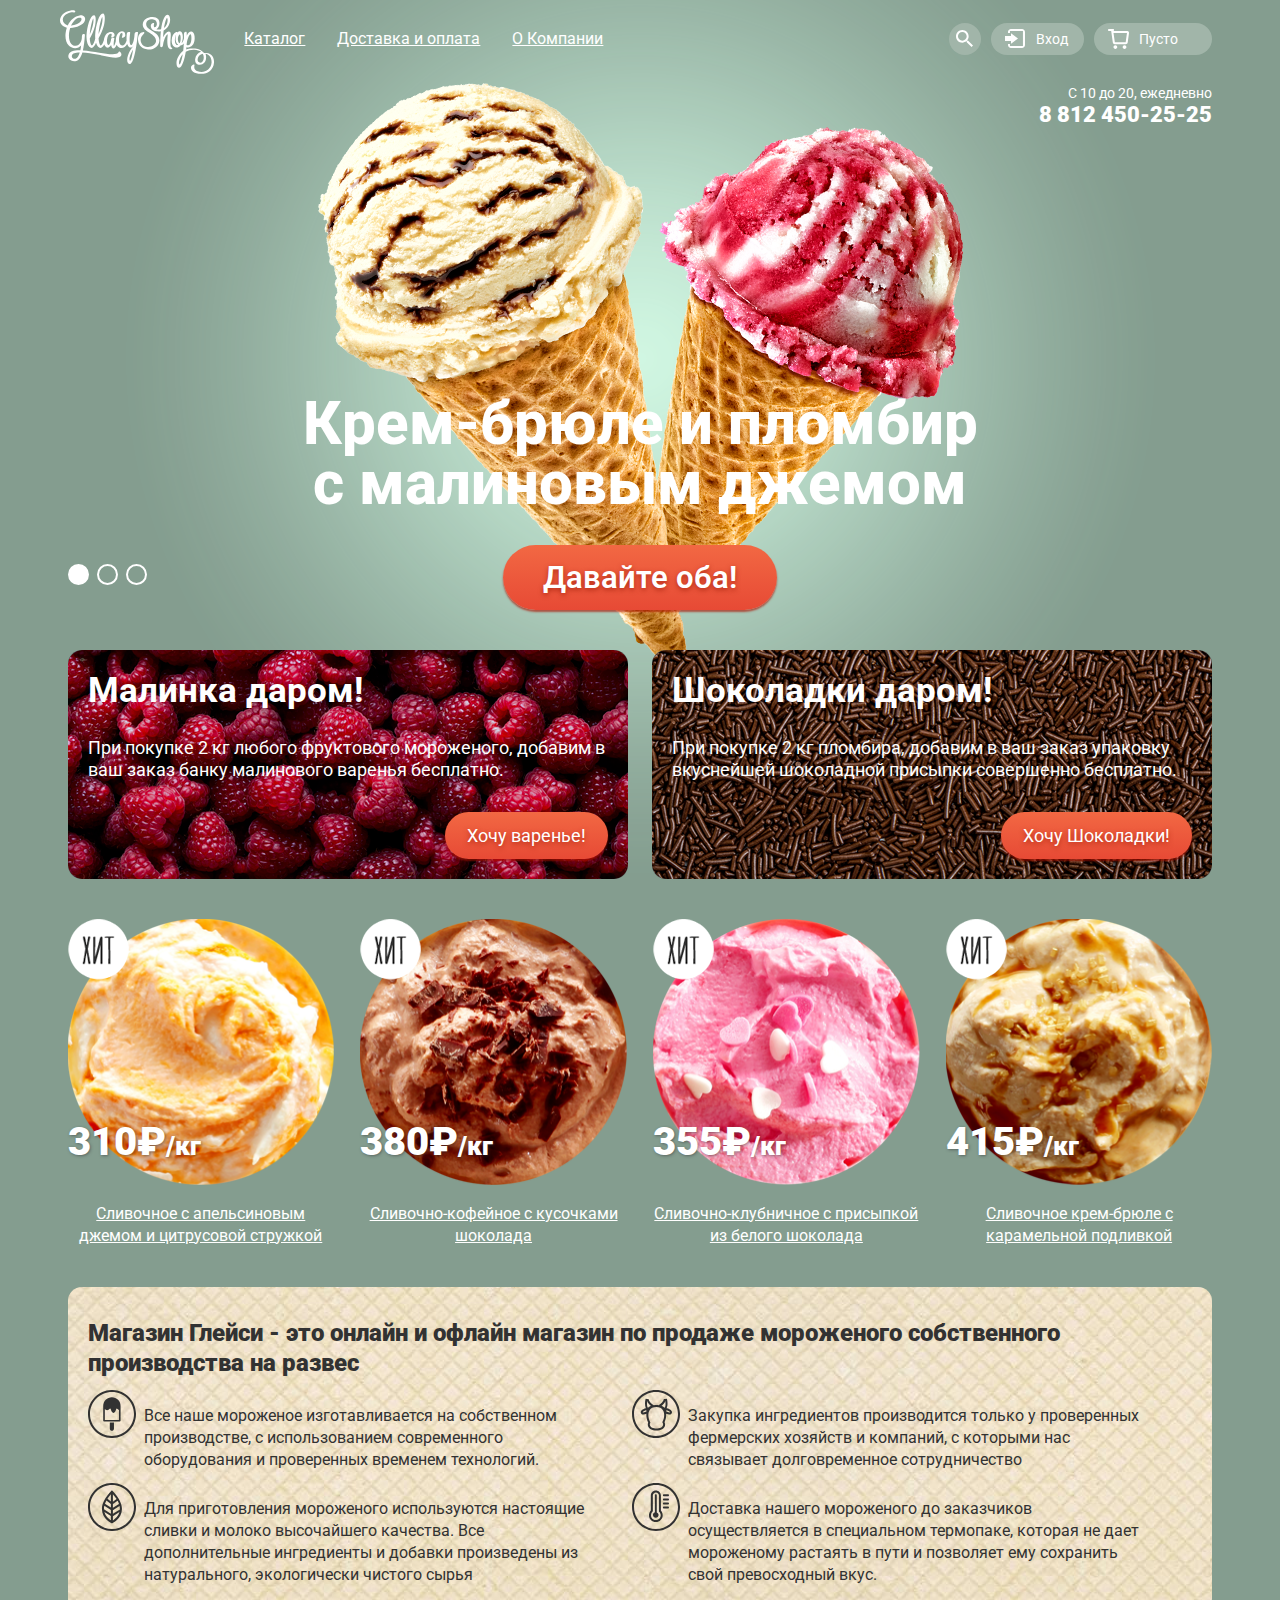
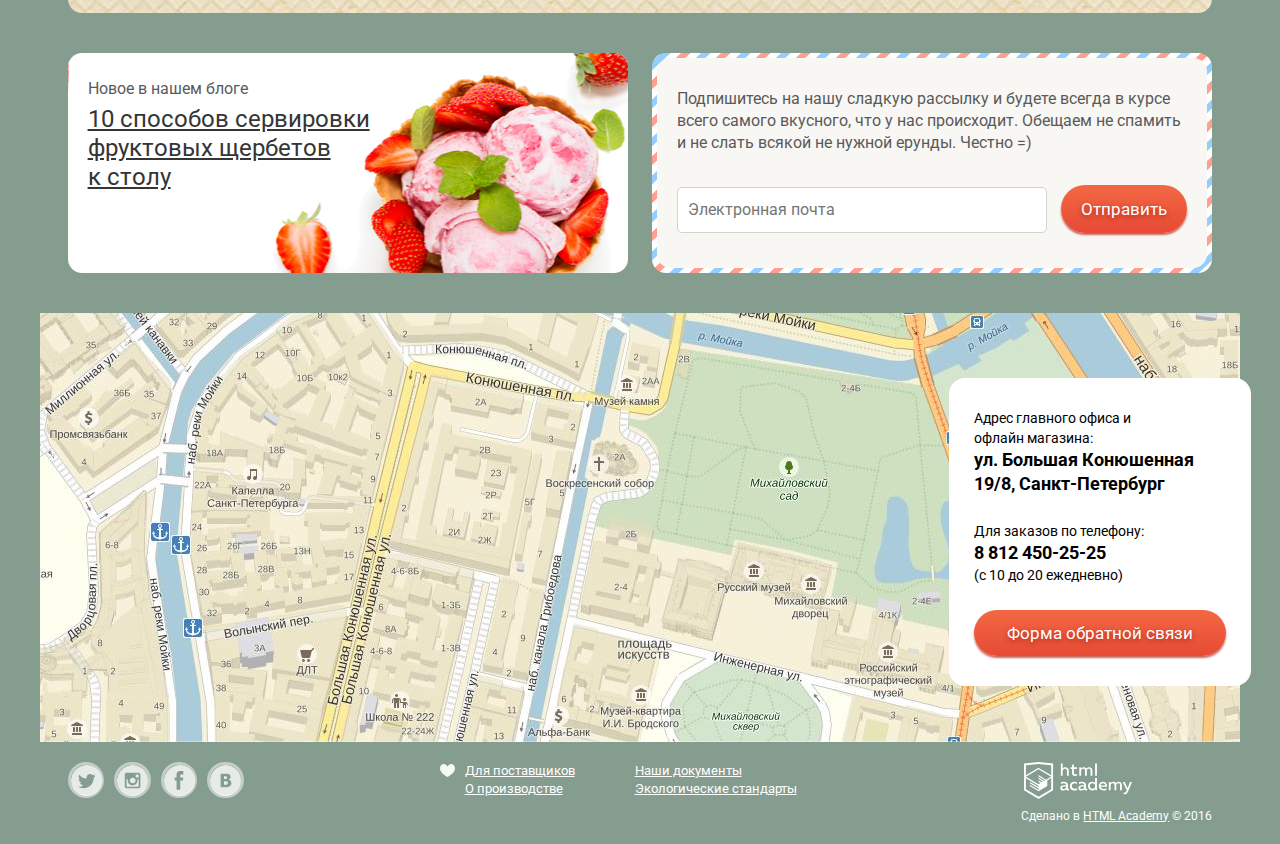
<file: index.html>
<!DOCTYPE html>
<html lang="ru">
  <head>
    <meta charset="utf-8">
    <title>HTML Academy: Глейси</title>
    <link href="css/normalize.min.css" rel="stylesheet">
    <link href="https://fonts.googleapis.com/css?family=Roboto:700,900,500&subset=latin,cyrillic" rel="stylesheet" type="text/css">
    <link href="css/style.min.css" rel="stylesheet">
  </head>
  <body>
    <input id="btn-1" type="radio" name="toggle" checked>
    <input id="btn-2" type="radio" name="toggle">
    <input id="btn-3" type="radio" name="toggle">
    <div class="site-wrapper">
      <header class="main-header">
        <div class="content-wrapper clearfix">
          <div class="logo">
            <img src="img/logo.svg" width="154" height="64" alt="GllacyShop">
          </div>

          <nav class="main-navigation">
            <ul>
              <li class="main-navigation-item">
                <a href="catalog.html">Каталог</a>
                <ul class="main-navigation-submenu">
                  <li>
                    <a href="#">Новинки</a>
                  </li>
                  <li>
                    <a href="catalog.html">Сливочное</a>
                  </li>
                  <li>
                    <a href="#">Щербеты</a>
                  </li>
                  <li>
                    <a href="#">Фруктовый лед</a>
                  </li>
                  <li>
                    <a href="#">Мелорин</a>
                  </li>
                </ul>
              </li>
              <li class="main-navigation-item">
                <a href="#">Доставка и оплата</a>
              </li>
              <li class="main-navigation-item">
                <a href="#">О Компании</a>
              </li>
            </ul>
          </nav>

          <div class="user-block">
            <div class="user-block-cart">
              <a class="user-block-btn user-block-cart-btn" href="#">Пусто</a>
              <form class="user-block-form clearfix" action="http://localhost" method="post">
                <div class="user-block-cart-items">

                  <div class="user-block-cart-item">
                    <div class="user-block-cart-del-btn item-cell"></div>
                    <div class="user-block-cart-img item-cell">
                      <img src="img/icecream-orange.png" width="34" height="34" alt="icecream orange">
                  </div>
                    <div class="user-block-cart-name item-cell">Пломбир с апельсиновым джемом</div>
                    <div class="user-block-cart-price item-cell">1,5 кг <span class="light">x 200 руб.</span></div>
                    <div class="user-block-cart-cost item-cell">300 руб.</div>
                  </div>

                  <div class="user-block-cart-item">
                    <div class="user-block-cart-del-btn item-cell"></div>
                    <div class="user-block-cart-img item-cell">
                      <img src="img/icecream-strawberry.png" width="34" height="34" alt="icecream strawberry">
                    </div>
                    <div class="user-block-cart-name item-cell">Клубничный пломбир с присыпкой из белого шоколада</div>
                    <div class="user-block-cart-price item-cell">1,5 кг <span class="light">x 300 руб.</span></div>
                    <div class="user-block-cart-cost item-cell">450 руб.</div>
                  </div>

                </div>

                <div class="user-block-cart-total">Итого: 750 руб. </div>
                <input class="btn buy-btn" type="submit" value="Оформить заказ">
              </form>
            </div>
            <div class="user-block-login">
              <a class="user-block-btn user-block-login-btn" href="#">Вход</a>
              <form class="user-block-form clearfix" action="http://localhost" method="post">
                <input type="email" name="login-form-email" placeholder="Электронная почта">
                <input type="password" name="login-form-password" placeholder="Пароль">
                <input class="btn login-btn" type="submit" value="Войти">
                <a href="#">Забыли пароль?</a>
                <a href="#">Новая регистрация</a>
              </form>
            </div>
            <div class="user-block-finder">
              <a class="user-block-btn user-block-finder-btn" href="#">Поиск</a>
              <form class="user-block-form" action="http://localhost" method="post">
                <input type="text" name="finder-form-request" placeholder="Что ищем?">
              </form>
            </div>
          </div>

          <p class="main-header-about-store">
            С 10 до 20, ежедневно<br>
            <span class="main-header-tel">8 812 450-25-25</span>
          </p>
        </div>
      </header>

      <main class="main">
        <div class="content-wrapper">
          <section class="slider">

            <div class="slide" id="slide1">
              <div class="slide-title">Крем-брюле и пломбир с малиновым джемом</div>
              <a class="btn slide-btn" href="#">Давайте оба!</a>
            </div>

            <div class="slide" id="slide2">
              <div class="slide-title">Шоколадный пломбир и лимонный сорбет</div>
              <a class="btn slide-btn" href="#">Давайте оба!</a>
            </div>

            <div class="slide" id="slide3">
              <div class="slide-title">Пломбир с помадкой и клубничный щербет</div>
              <a class="btn slide-btn" href="#">Давайте оба!</a>
            </div>

            <div class="slider-controls">
              <label for="btn-1"></label>
              <label for="btn-2"></label>
              <label for="btn-3"></label>
            </div>
          </section>

          <section class="bonus clearfix">
            <div class="bonus-content bonus-left">
              <h2 class="bonus-title">Малинка даром!</h2>
              <p>
                При покупке 2 кг любого фруктового мороженого, добавим
                в ваш заказ банку малинового варенья бесплатно.
              </p>
              <a class="btn bonus-btn" href="#">Хочу варенье!</a>
            </div>

            <div class="bonus-content bonus-right">
              <h2 class="bonus-title">Шоколадки даром!</h2>
              <p>
                При покупке 2 кг пломбира, добавим в ваш заказ упаковку
                вкуснейшей шоколадной присыпки совершенно бесплатно.
              </p>
              <a class="btn bonus-btn" href="#">Хочу Шоколадки!</a>
            </div>
          </section>

          <section class="products">
            <div class="row clearfix">
              <div class="products-type">
                <figure class="products-type-hit">
                  <img src="img/icecream-orange.png" width="267" height="267" alt="icecream orange">
                  <figcaption><span class="products-type-price-strong">310&#8381;</span>/кг</figcaption>
                </figure>
                <a href="#">Сливочное с апельсиновым джемом и цитрусовой стружкой</a>
                <a class="btn products-type-preview-btn" href="#">Быстрый просмотр</a>
              </div>

              <div class="products-type">
                <figure class="products-type-hit">
                  <img src="img/icecream-coffee.png" width="267" height="267" alt="icecream coffee">
                  <figcaption><span class="products-type-price-strong">380&#8381;</span>/кг</figcaption>
                </figure>
                <a href="#">Сливочно-кофейное с кусочками шоколада</a>
                <a class="btn products-type-preview-btn" href="#">Быстрый просмотр</a>
              </div>

              <div class="products-type">
                <figure class="products-type-hit">
                  <img src="img/icecream-strawberry.png" width="267" height="267" alt="icecream strawberry">
                  <figcaption><span class="products-type-price-strong">355&#8381;</span>/кг</figcaption>
                </figure>
                <a href="#">Сливочно-клубничное с присыпкой из белого шоколада</a>
                <a class="btn products-type-preview-btn" href="#">Быстрый просмотр</a>
              </div>

              <div class="products-type">
                <figure class="products-type-hit">
                  <img src="img/icecream-creme.png" width="267" height="267" alt="icecream creme">
                  <figcaption><span class="products-type-price-strong">415&#8381;</span>/кг</figcaption>
                </figure>
                <a href="#">Сливочное крем-брюле с карамельной подливкой</a>
                <a class="btn products-type-preview-btn" href="#">Быстрый просмотр</a>
              </div>
            </div>
          </section>

          <section class="promo">
            <h3 class="promo-title">
              Магазин Глейси - это онлайн и офлайн магазин по продаже мороженого собственного
              производства на развес
            </h3>
            <ul>
              <li>
                <img src="img/icecream.svg" width="48" height="48" alt="1">
                <p>
                  Все наше мороженое изготавливается на собственном
                  производстве, с использованием современного оборудования
                  и проверенных временем технологий.
                </p>
              </li>
              <li>
                <img src="img/cow.svg" width="48" height="48" alt="2">
                <p>
                  Закупка ингредиентов производится только у проверенных
                  фермерских хозяйств и компаний, с которыми нас связывает
                  долговременное сотрудничество
                </p>
              </li>
              <li>
                <img src="img/sheet.svg" width="48" height="48" alt="3">
                <p>
                  Для приготовления мороженого используются настоящие
                  сливки и молоко высочайшего качества. Все дополнительные
                  ингредиенты и добавки произведены из натурального,
                  экологически чистого сырья
                </p>
              </li>
              <li>
                <img src="img/thermometer.svg" width="48" height="48" alt="4">
                <p>
                  Доставка нашего мороженого до заказчиков осуществляется
                  в специальном термопаке, которая не дает мороженому
                  растаять в пути и позволяет ему сохранить свой превосходный
                  вкус.
                </p>
              </li>
            </ul>
          </section>

          <section class="news clearfix">
            <div class="news-blog">
              <p>Новое в нашем блоге</p>
              <div class="news-blog-link">
                <a href="#">
                  10 способов сервировки<br>
                  фруктовых щербетов<br>
                  к столу
                </a>
              </div>
            </div>

            <div class="news-subscribe">
              <div class="news-subscribe-content">
                <p>
                  Подпишитесь на нашу сладкую рассылку и будете всегда в курсе
                  всего самого вкусного, что у нас происходит. Обещаем не спамить
                  и не слать всякой не нужной ерунды. Честно =)
                </p>
                <form class="news-subscribe-form" action="http://localhost" method="post">
                  <div class="news-subscribe-form-email">
                    <input type="email" name="email" placeholder="Электронная почта">
                  </div>
                  <input class="btn news-subscribe-form-btn" type="submit" value="Отправить">
                </form>
              </div>
            </div>
          </section>
        </div>

        <section class="contacts">
          <!--<img class="contacts-map" src="img/map.jpg" width="1200" height="430">-->
          <div id="yandex-map"></div>
          <!--<img class="contacts-pin" src="img/pin.png" width="218" height="142">-->
          <div class="contacts-block">
            <p>
              Адрес главного офиса и<br>
              офлайн магазина:<br>
              <span class="contacts-strong">
                ул. Большая Конюшенная<br>
                19/8, Санкт-Петербург
              </span>
            </p>
            <p>
              Для заказов по телефону:<br>
              <span class="contacts-strong">
                8 812 450-25-25
              </span><br>
              (c 10 до 20 ежедневно)
            </p>
            <a class="btn contacts-feedback-btn" href="form.html">Форма обратной связи</a>
          </div>
        </section>
      </main>

      <footer class="main-footer">
        <div class="content-wrapper clearfix">
          <div class="main-footer-social clearfix">
            <a class="social-btn social-btn-tw" href="#">Твиттер</a>
            <a class="social-btn social-btn-inst" href="#">Инстаграмм</a>
            <a class="social-btn social-btn-fb" href="#">Фейсбук</a>
            <a class="social-btn social-btn-vk" href="#">Вконтакте</a>
          </div>

          <div class="main-footer-about-shop">
            <a href="#">Для поставщиков</a>
            <a href="#">Наши документы</a>
            <a href="#">О производстве</a>
            <a href="#">Экологические стандарты</a>
          </div>

          <div class="main-footer-copyright">
            <img class="footer-copyright-img" src="img/logo-academy.svg" width="108" height="37" alt="HTMLAcademy">
            <p>
              Сделано в
              <a href="http://www.htmlacademy.ru">HTML Academy</a>
              &#169; 2016
            </p>
          </div>
        </div>
      </footer>
    </div>

    <div class="modal-overlay"></div>
    <div class="modal-content">
      <button class="modal-content-close" type="button" title="Закрыть">Закрыть</button>
      <h2>Мы обязательно Вам ответим!</h2>
      <form class="modal-content-form" action="http://localhost" method="post">
        <input type="text" name="name" placeholder="Как вас зовут?">
        <input type="email" name="email" placeholder="Ваша почта для ответа?">
        <textarea placeholder="Напишите что-нибудь"></textarea>
        <input class="btn modal-content-form-btn" type="submit" value="Отправить">
      </form>
    </div>

    <script type="text/javascript" src="js/script.min.js"></script>
    <script type="text/javascript" charset="utf-8" src="https://api-maps.yandex.ru/services/constructor/1.0/js/?sid=FhfhXH3-s9vVpnjByUUMCvgYoqa3c-JH&width=100%25&height=429&id=yandex-map&lang=ru_RU&sourceType=constructor"></script>
  </body>
</html>
</file>
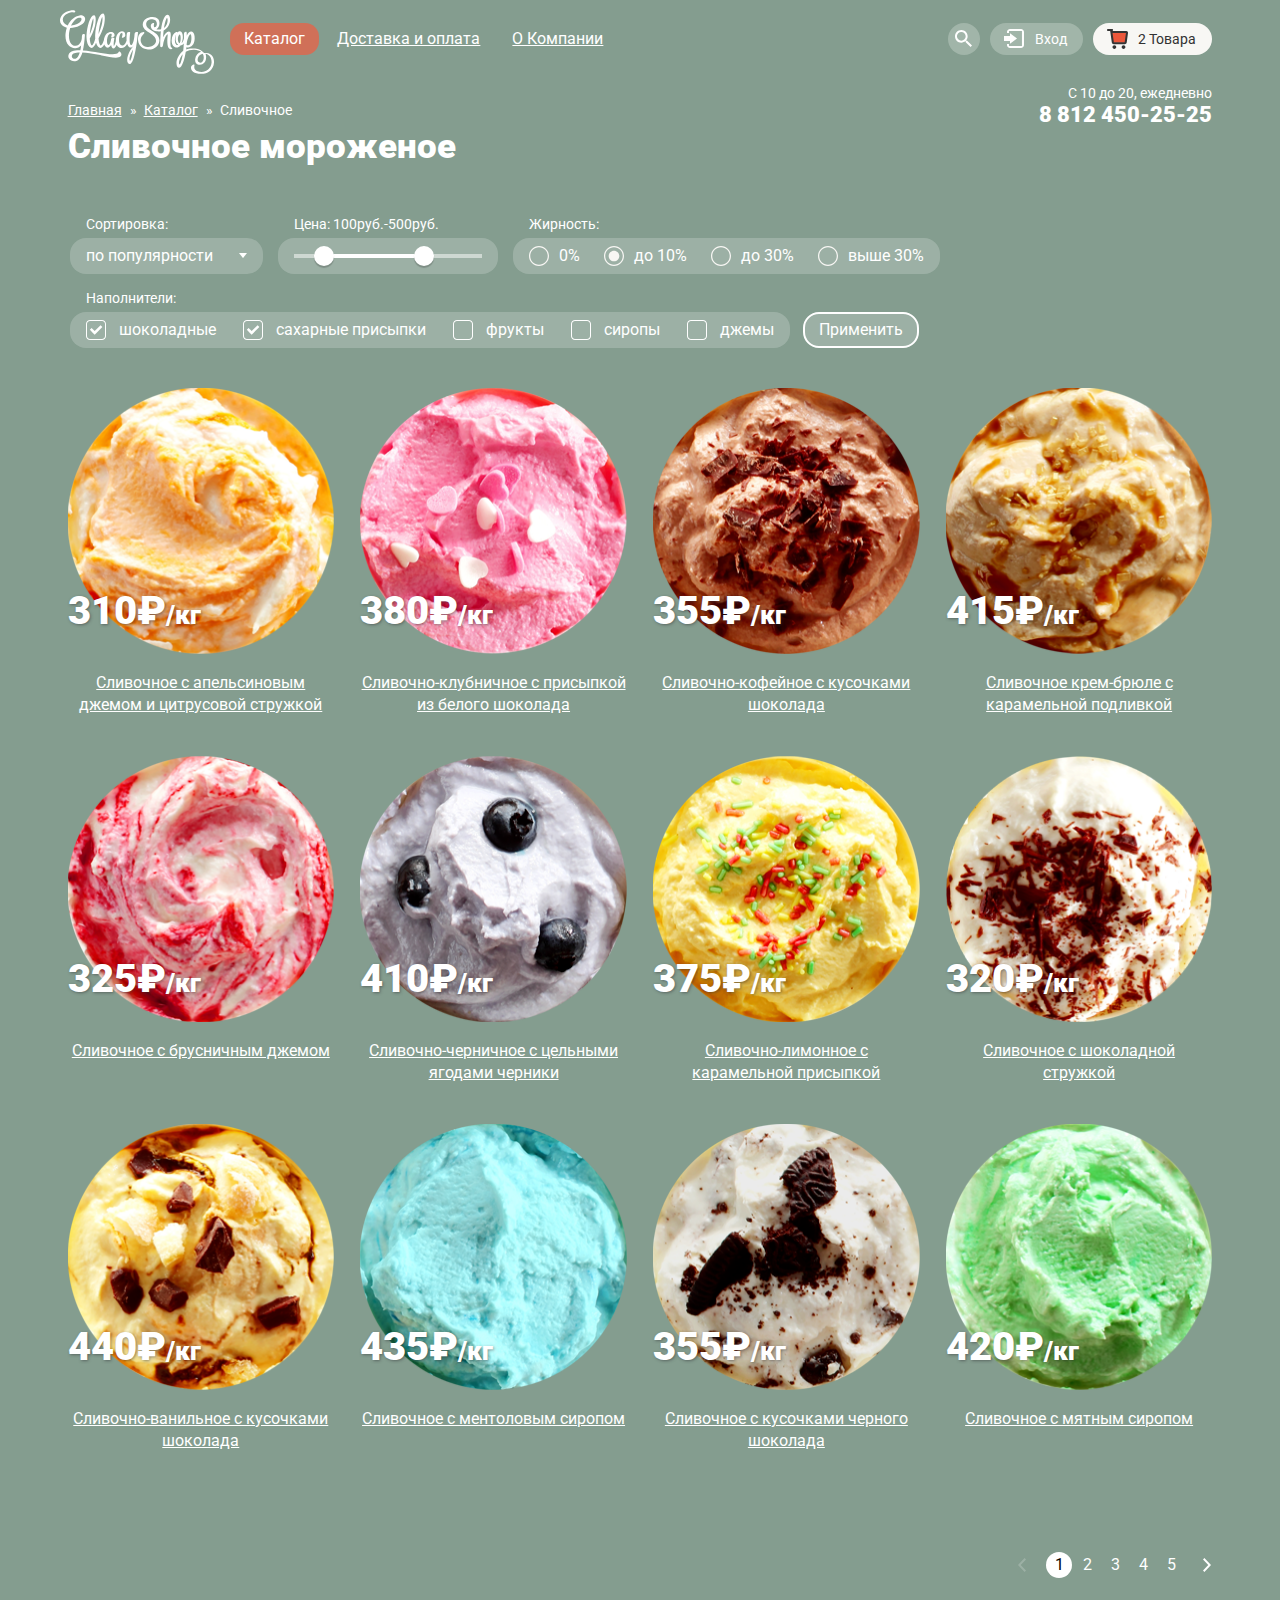
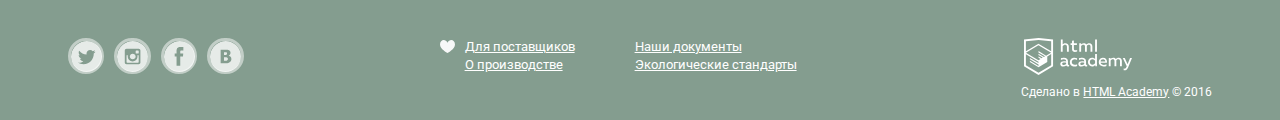
<file: catalog.html>
<!DOCTYPE html>
<html lang="ru">
  <head>
    <meta charset="utf-8">
    <title>HTML Academy: Глейси</title>
    <link href="css/normalize.min.css" rel="stylesheet">
    <link href="https://fonts.googleapis.com/css?family=Roboto:700,900,500&subset=latin,cyrillic" rel="stylesheet" type="text/css">
    <link href="css/style.min.css" rel="stylesheet">
  </head>
  <body>
    <div class="site-wrapper">
      <header class="main-header">
        <div class="content-wrapper clearfix">
          <a class="logo" href="index.html">
            <img src="img/logo.svg" width="154" height="64" alt="GllacyShop">
          </a>

          <nav class="main-navigation">
            <ul>
              <li class="main-navigation-item main-navigation-active-item">
                <a href="#">Каталог</a>
                <ul class="main-navigation-submenu">
                  <li>
                    <a href="#">Новинки</a>
                  </li>
                  <li>
                    <span class="catalog-current-item">Сливочное</span>
                  </li>
                  <li>
                    <a href="#">Щербеты</a>
                  </li>
                  <li>
                    <a href="#">Фруктовый лед</a>
                  </li>
                  <li>
                    <a href="#">Мелорин</a>
                  </li>
                </ul>
              </li>
              <li class="main-navigation-item">
                <a href="#">Доставка и оплата</a>
              </li>
              <li class="main-navigation-item">
                <a href="#">О Компании</a>
              </li>
            </ul>
          </nav>

          <div class="user-block">
            <div class="user-block-cart user-block-cart-full">
              <a class="user-block-btn user-block-cart-btn" href="#">2 Товара</a>
              <form class="user-block-form clearfix" action="http://localhost" method="post">
                <div class="user-block-cart-items">

                  <div class="user-block-cart-item">
                    <div class="user-block-cart-del-btn item-cell"></div>
                    <div class="user-block-cart-img item-cell">
                      <img src="img/icecream-orange.png" width="34" height="34" alt="icecream orange">
                    </div>
                    <div class="user-block-cart-name item-cell">Пломбир с апельсиновым джемом</div>
                    <div class="user-block-cart-price item-cell">1,5 кг <span class="light">x 200 руб.</span></div>
                    <div class="user-block-cart-cost item-cell">300 руб.</div>
                  </div>

                  <div class="user-block-cart-item">
                    <div class="user-block-cart-del-btn item-cell"></div>
                    <div class="user-block-cart-img item-cell">
                      <img src="img/icecream-strawberry.png" width="34" height="34" alt="icecream strawberry">
                    </div>
                    <div class="user-block-cart-name item-cell">Клубничный пломбир с присыпкой из белого шоколада</div>
                    <div class="user-block-cart-price item-cell">1,5 кг <span class="light">x 300 руб.</span></div>
                    <div class="user-block-cart-cost item-cell">450 руб.</div>
                  </div>

                </div>

                <div class="user-block-cart-total">Итого: 750 руб. </div>
                <input class="btn buy-btn" type="submit" value="Оформить заказ">
              </form>
            </div>
            <div class="user-block-login">
              <a class="user-block-btn user-block-login-btn" href="#">Вход</a>
              <form class="user-block-form" action="http://localhost" method="post">
                <input type="email" name="login-form-email" placeholder="Электронная почта">
                <input type="password" name="login-form-password" placeholder="Пароль">
                <input class="btn login-btn" type="submit" value="Войти">
                <a href="#">Забыли пароль?</a>
                <a href="#">Новая регистрация</a>
              </form>
            </div>
            <div class="user-block-finder">
              <a class="user-block-btn user-block-finder-btn" href="#">Поиск</a>
              <form class="user-block-form" action="http://localhost" method="post">
                <input type="text" name="finder-form-request" placeholder="Что ищем?">
              </form>
            </div>
          </div>

          <p class="main-header-about-store">
            С 10 до 20, ежедневно<br>
            <span class="main-header-tel">8 812 450-25-25</span>
          </p>
        </div>
      </header>

      <main class="main">
        <div class="content-wrapper">
          <div class="breadcrumbs">
            <ul>
              <li>
                <a href="index.html">Главная</a>
              </li>
              <li>
                <a href="#">Каталог</a>
              </li>
              <li>
                <span>Сливочное</span>
              </li>
            </ul>
          </div>

          <h1 class="title">Сливочное мороженое</h1>

          <form class="products-filter" action="http://localhost" method="post">
            <fieldset>
              <legend>Сортировка:</legend>
              <div class="products-filter-fieldset select">
                <span>по популярности</span>
                <ul>
                  <li>
                    <a href="#">сначала недорогие</a>
                  </li>
                  <li>
                    <a href="#">сначала дорогие</a>
                  </li>
                  <li>
                    <a href="#">по жирности</a>
                  </li>
                </ul>
              </div>
            </fieldset>
            <fieldset>
              <legend>Цена: 100руб.-500руб.</legend>
              <div class="products-filter-fieldset range-controls">
                <div class="scale">
                  <div class="bar"></div>
                </div>
                <div class="range-toggle range-toggle-min"></div>
                <div class="range-toggle range-toggle-max"></div>
              </div>
            </fieldset>
            <fieldset>
              <legend>Жирность:</legend>
              <div class="products-filter-fieldset">
                <input id="null" type="radio" name="fatness">
                <label class="radio" for="null">0%</label>
                <input id="ten" type="radio" name="fatness" checked>
                <label class="radio" for="ten">до 10%</label>
                <input id="thirty" type="radio" name="fatness">
                <label class="radio" for="thirty">до 30%</label>
                <input id="more" type="radio" name="fatness">
                <label class="radio" for="more">выше 30%</label>
              </div>
            </fieldset>
            <fieldset>
              <legend>Наполнители:</legend>
              <div class="products-filter-fieldset">
                <input id="chocolate" type="checkbox" name="chocolate" checked>
                <label class="checkbox" for="chocolate">шоколадные</label>
                <input id="sugar" type="checkbox" name="sugar" checked>
                <label class="checkbox" for="sugar">сахарные присыпки</label>
                <input id="fruits" type="checkbox" name="fruits">
                <label class="checkbox" for="fruits">фрукты</label>
                <input id="syrup" type="checkbox" name="syrup">
                <label class="checkbox" for="syrup">сиропы</label>
                <input id="jam" type="checkbox" name="jam">
                <label class="checkbox" for="jam">джемы</label>
              </div>
            </fieldset>
            <input type="submit" value="Применить">
          </form>

          <section class="products clearfix">

            <div class="row clearfix">
              <div class="products-type">
                <figure>
                  <img src="img/icecream-orange.png" width="267" height="267" alt="icecream orange">
                  <figcaption><span class="products-type-price-strong">310&#8381;</span>/кг</figcaption>
                </figure>
                <a href="#">Сливочное с апельсиновым джемом и цитрусовой стружкой</a>
                <a class="btn products-type-preview-btn" href="#">Быстрый просмотр</a>
              </div>

              <div class="products-type">
                <figure>
                  <img src="img/icecream-strawberry.png" width="267" height="267" alt="icecream strawberry">
                  <figcaption><span class="products-type-price-strong">380&#8381;</span>/кг</figcaption>
                </figure>
                <a href="#">Сливочно-клубничное с присыпкой из белого шоколада</a>
                <a class="btn products-type-preview-btn" href="#">Быстрый просмотр</a>
              </div>

              <div class="products-type">
                <figure>
                  <img src="img/icecream-coffee.png" width="267" height="267" alt="icecream coffee">
                  <figcaption><span class="products-type-price-strong">355&#8381;</span>/кг</figcaption>
                </figure>
                <a href="#">Сливочно-кофейное с кусочками шоколада</a>
                <a class="btn products-type-preview-btn" href="#">Быстрый просмотр</a>
              </div>

              <div class="products-type">
                <figure>
                  <img src="img/icecream-creme.png" width="267" height="267" alt="icecream creme">
                  <figcaption><span class="products-type-price-strong">415&#8381;</span>/кг</figcaption>
                </figure>
                <a href="#">Сливочное крем-брюле с карамельной подливкой</a>
                <a class="btn products-type-preview-btn" href="#">Быстрый просмотр</a>
              </div>
            </div>

            <div class="row clearfix">
              <div class="products-type">
                <figure>
                  <img src="img/icecream-cowberry.png" width="267" height="267" alt="icecream cowberry">
                  <figcaption><span class="products-type-price-strong">325&#8381;</span>/кг</figcaption>
                </figure>
                <a href="#">Сливочное с брусничным джемом</a>
                <a class="btn products-type-preview-btn" href="#">Быстрый просмотр</a>
              </div>

              <div class="products-type">
                <figure>
                  <img src="img/icecream-blueberry.png" width="267" height="267" alt="icecream blueberry">
                  <figcaption><span class="products-type-price-strong">410&#8381;</span>/кг</figcaption>
                </figure>
                <a href="#">Сливочно-черничное с цельными ягодами черники</a>
                <a class="btn products-type-preview-btn" href="#">Быстрый просмотр</a>
              </div>

              <div class="products-type">
                <figure>
                  <img src="img/icecream-lemon.png" width="267" height="267" alt="icecream lemon">
                  <figcaption><span class="products-type-price-strong">375&#8381;</span>/кг</figcaption>
                </figure>
                <a href="#">Сливочно-лимонное с карамельной присыпкой</a>
                <a class="btn products-type-preview-btn" href="#">Быстрый просмотр</a>
              </div>

              <div class="products-type">
                <figure>
                  <img src="img/icecream-withmilkchoko.png" width="267" height="267" alt="icecream with milk chokolate">
                  <figcaption><span class="products-type-price-strong">320&#8381;</span>/кг</figcaption>
                </figure>
                <a href="#">Сливочное с шоколадной стружкой</a>
                <a class="btn products-type-preview-btn" href="#">Быстрый просмотр</a>
              </div>
            </div>

            <div class="row clearfix">
              <div class="products-type">
                <figure>
                  <img src="img/icecream-vanilla.png" width="267" height="267" alt="icecream vanilla">
                  <figcaption><span class="products-type-price-strong">440&#8381;</span>/кг</figcaption>
                </figure>
                <a href="#">Сливочно-ванильное с кусочками шоколада</a>
                <a class="btn products-type-preview-btn" href="#">Быстрый просмотр</a>
              </div>

              <div class="products-type">
                <figure>
                  <img src="img/icecream-mentol.png" width="267" height="267" alt="icecream mentol">
                  <figcaption><span class="products-type-price-strong">435&#8381;</span>/кг</figcaption>
                </figure>
                <a href="#">Сливочное с ментоловым сиропом</a>
                <a class="btn products-type-preview-btn" href="#">Быстрый просмотр</a>
              </div>

              <div class="products-type">
                <figure>
                  <img src="img/icecream-withdarkchoco.png" width="267" height="267" alt="icecream with dark chocolate">
                  <figcaption><span class="products-type-price-strong">355&#8381;</span>/кг</figcaption>
                </figure>
                <a href="#">Сливочное с кусочками черного шоколада</a>
                <a class="btn products-type-preview-btn" href="#">Быстрый просмотр</a>
              </div>

              <div class="products-type">
                <figure>
                  <img src="img/icecream-mint.png" width="267" height="267" alt="icecream mint">
                  <figcaption><span class="products-type-price-strong">420&#8381;</span>/кг</figcaption>
                </figure>
                <a href="#">Сливочное с мятным сиропом</a>
                <a class="btn products-type-preview-btn" href="#">Быстрый просмотр</a>
              </div>
            </div>
          </section>

          <div class="paginator clearfix">
            <ul>
              <li>
                <a class="prev disabled" href="#">Назад</a>
              </li>
              <li>
                <a class="current-page" href="#">1</a>
              </li>
              <li>
                <a href="#">2</a>
              </li>
              <li>
                <a href="#">3</a>
              </li>
              <li>
                <a href="#">4</a>
              </li>
              <li>
                <a href="#">5</a>
              </li>
              <li>
                <a class="next" href="#">Вперед</a>
              </li>
            </ul>
          </div>
        </div>
      </main>

      <footer class="main-footer clearfix">
        <div class="content-wrapper">
          <div class="main-footer-social clearfix">
            <a class="social-btn social-btn-tw" href="#">Твиттер</a>
            <a class="social-btn social-btn-inst" href="#">Инстаграмм</a>
            <a class="social-btn social-btn-fb" href="#">Фейсбук</a>
            <a class="social-btn social-btn-vk" href="#">Вконтакте</a>
          </div>

          <div class="main-footer-about-shop">
            <a href="#">Для поставщиков</a>
            <a href="#">Наши документы</a>
            <a href="#">О производстве</a>
            <a href="#">Экологические стандарты</a>
          </div>

          <div class="main-footer-copyright">
            <img class="footer-copyright-img" src="img/logo-academy.svg" width="108" height="37" alt="HTMLAcademy">
            <p>
              Сделано в
              <a href="http://www.htmlacademy.ru">HTML Academy</a>
              &#169; 2016
            </p>
          </div>
        </div>
      </footer>
    </div>
  </body>
</html>
</file>
<file: css/style.min.css>
body{font-family:Roboto,Arial,sans-serif;font-size:18px;font-weight:400;line-height:1.2;background-color:#849d8f}.clearfix::after{content:"";display:table;clear:both}body>input[type=radio]{display:none}.site-wrapper{min-width:940px;background-repeat:no-repeat;background-position:top center}.site-wrapper:after,.site-wrapper:before{content:"";visibility:hidden;background-image:url(../img/slide-1.png)}.site-wrapper:after{background-image:url(../img/slide-2.png)}.content-wrapper{position:relative;min-width:900px;max-width:1200px;margin:0 auto}.main-header{position:relative;z-index:10;padding-top:10px;padding-bottom:10px}.logo{float:left;width:154px;height:64px;margin-left:1.7%;line-height:0}.main-navigation{float:left;min-width:400px;max-width:410px;margin-top:13px;margin-left:16px;padding:0}.main-navigation ul{margin:0;padding:0;list-style:none}.main-navigation li{position:relative;display:inline-block;vertical-align:top;font-size:16px;line-height:20px}.main-navigation-item>a{position:relative;display:block;padding:6px 14px;color:#fff;text-decoration:underline}.btn,.main-navigation-active-item>a,.main-navigation-item>a:hover,.paginator a,.products-type:hover a,.select a,.user-block-btn,.user-block-finder-btn{text-decoration:none}.main-navigation-item>a:hover{background-color:#f7f6f3;border-radius:14px;color:#000}.main-navigation-item>a:active{box-shadow:inset 0 2px 2px rgba(104,104,104,1)}.main-navigation-item>a:hover::after{content:"";position:absolute;z-index:20;bottom:-10px;left:0;width:100%;height:10px}.main-navigation-active-item>a{background-color:#d07058;border-radius:14px;color:#fff}.main-navigation-submenu{display:none;position:absolute;z-index:20;left:-7px;top:37px;margin:0;padding:0;list-style:none;background-color:#f8f7f4;border-radius:5px;box-shadow:0 20px 20px 0 rgba(0,0,0,.4)}.main-navigation-submenu li{display:block;margin-top:5px;margin-bottom:5px;font-size:14px;line-height:18px;font-weight:400}.main-navigation-submenu li:first-child{font-weight:900}.main-navigation-submenu li:first-child::after{content:"";display:block;height:1px;margin-top:5px;margin-left:6px;margin-right:9px;background-color:#d1d0ce}.catalog-current-item,.main-navigation-submenu a{display:block;padding:5px 20px;color:#343434;text-decoration:none;white-space:nowrap}.catalog-current-item{background-color:#d07058}.main-navigation-submenu a:hover{background-color:#fbded7}.main-navigation-submenu a:active{background-color:#f6b5a5}.main-navigation-item:hover .main-navigation-submenu{display:block}.user-block{float:right;min-width:265px;max-width:290px;margin-top:13px;margin-right:2.3%;padding:0;font-size:14px;line-height:18px}.user-block-cart-btn,.user-block-login-btn{padding-left:45px;padding-right:16px}.user-block>div{position:relative;float:right;margin-left:10px}.user-block-btn{display:inline-block;vertical-align:top;padding-top:7px;padding-bottom:7px;color:#fff;background-color:#a1b5a9;border-radius:16px}.user-block-btn:not(.user-block-cart-btn):hover{background-color:#f8f7f4;color:#323232}.user-block-btn:hover::after{content:"";position:absolute;bottom:-10px;left:0;width:100%;height:10px}.user-block-cart-btn::before,.user-block-login-btn::before{top:6px;left:14px;width:21px;height:20px;position:absolute;content:""}.user-block-cart-btn{min-width:57px}.user-block-cart-btn::before{background:url(../img/cart.svg) no-repeat}.user-block-cart-full .user-block-cart-btn{color:#323232;background-color:#f8f7f4}.user-block-cart-full .user-block-cart-btn::before{background:url(../img/cart_active.svg) no-repeat}.user-block-login-btn::before{background:url(../img/login.svg) no-repeat}.user-block-login-btn:hover::before{background-image:url(../img/login_active.svg)}.user-block-finder-btn{width:32px;height:32px;padding:0;font-size:0;line-height:0}.user-block-finder-btn::before{content:"";position:absolute;top:7px;left:7px;width:17px;height:17px;background:url(../img/loupe.svg) no-repeat}.user-block-finder-btn:hover::before{background-image:url(../img/loupe_active.svg)}.user-block-form{display:none;position:absolute;z-index:30;top:37px;right:0;padding:15px;background-color:#f8f7f4;border-radius:5px;box-shadow:0 20px 20px 0 rgba(0,0,0,.4)}.user-block-form input[type=text],.user-block-form input[type=email],.user-block-form input[type=password]{width:240px;padding:6px 11px;font-size:14px;line-height:24px;border:1px solid #d3d3d2;border-radius:5px;outline:0}.user-block-form input[type=text]:hover,.user-block-form input[type=email]:hover,.user-block-form input[type=password]:hover{padding:5px 10px;border:2px solid #d3d3d2}.user-block-form input[type=text]:focus,.user-block-form input[type=email]:focus,.user-block-form input[type=password]:focus{padding:5px 10px;border:2px solid #8fbdec}.user-block-form input[type=email]{margin-bottom:10px}.user-block-form input[type=password]{margin-bottom:15px}.user-block-form .login-btn{float:left;width:102px;margin-right:20px;padding-top:6px;padding-bottom:6px;font-weight:700;font-size:15px;line-height:24px;text-align:center;border-radius:100px}.user-block-form a{display:block;font-size:13px;font-weight:400;color:#343434}.user-block-form a:active,.user-block-form a:hover{color:#ec593c}.user-block-cart-items{display:table;border-collapse:collapse}.user-block-cart-item{display:table-row}.user-block-cart-items .item-cell{display:table-cell;vertical-align:top;padding-top:10px;padding-bottom:10px;font-size:13px;line-height:18px;font-weight:400;color:#343434}.user-block-cart-del-btn{min-width:12px;cursor:pointer}.user-block-cart-img{padding-left:15px}.user-block-cart-items .user-block-cart-name{min-width:220px;padding-left:13px;padding-top:20px}.user-block-cart-items .user-block-cart-price{min-width:95px;padding-left:30px;padding-top:20px;white-space:nowrap}.user-block-cart-price .light{color:#8f8f8f}.user-block-cart-items .user-block-cart-cost{min-width:65px;padding-left:30px;padding-top:20px;white-space:nowrap}.user-block-cart-del-btn::after,.user-block-cart-del-btn::before{content:"";position:relative;top:15px;display:block;width:14px;height:1px;background-color:#676767;transform:rotate(45deg)}.user-block-cart-del-btn::before{transform:rotate(-45deg)}.user-block-cart-total::before{content:"";display:block;height:2px;margin-top:15px;margin-bottom:12px;background-color:#cacac7}.user-block-cart-total{margin-bottom:12px;font-size:15px;line-height:20px;font-weight:900;text-align:right}.user-block-form .buy-btn{float:right;width:160px;margin-bottom:5px;padding-top:6px;padding-bottom:6px;font-weight:700;font-size:15px;line-height:24px;text-align:center;border-radius:100px}.user-block-cart-full:hover .user-block-form,.user-block-finder:hover .user-block-form,.user-block-login:hover .user-block-form{display:block}.slide,.slider input[type=radio]{display:none}.main-header-about-store{position:absolute;top:74px;right:2.3%;margin-top:0;text-align:right;font-size:14px;line-height:18px;color:#fff}.main-header-tel{font-size:22px;line-height:26px;font-weight:900}.slider{position:relative;margin-bottom:40px;padding-top:310px;text-align:center;color:#fff}.btn,.slider-controls label{display:inline-block;vertical-align:top}.slide-title{width:700px;margin:0 auto 30px;font-weight:800;font-size:60px;line-height:60.35px}.btn{color:#fff;text-shadow:0 2px 5px rgba(160,32,11,.76);background:#f26843;background:-moz-linear-gradient(top,#f26843 0,#e74a35 100%);background:-webkit-linear-gradient(top,#f26843 0,#e74a35 100%);background:linear-gradient(to bottom,#f26843 0,#e74a35 100%);box-shadow:0 2px 2px rgba(172,16,0,.64);border:none;outline:0}.btn:hover{background:-moz-linear-gradient(top,#f58669 0,#ec6f5e 100%);background:-webkit-linear-gradient(top,#f58669 0,#ec6f5e 100%);background:linear-gradient(to bottom,#f58669 0,#ec6f5e 100%);box-shadow:0 2px 2px rgba(172,16,0,1)}.btn:active{background:-moz-linear-gradient(top,#d84732 0,#e1613e 100%);background:-webkit-linear-gradient(top,#d84732 0,#e1613e 100%);background:linear-gradient(to bottom,#d84732 0,#e1613e 100%);box-shadow:inset 0 2px 2px rgba(172,16,0,1)}.slide-btn{padding:12px 40px;font-weight:600;font-size:31px;line-height:41px;border-radius:100px}.slider-controls{position:absolute;z-index:20;bottom:25px;left:2.3%;font-size:0}.slider-controls label{width:17px;height:17px;margin-right:8px;background-color:transparent;border:2px solid #fff;border-radius:50%;cursor:pointer}.slider-controls label:hover{background-color:#b2c1b7}#btn-1:checked~.site-wrapper #slide1,#btn-2:checked~.site-wrapper #slide2,#btn-3:checked~.site-wrapper #slide3{display:block}.breadcrumbs li,.products-filter fieldset,.promo li{display:inline-block;vertical-align:top}#btn-1:checked~.site-wrapper{background-color:#849d8f;background-image:url(../img/slide-1.png)}#btn-2:checked~.site-wrapper{background-color:#8996a6;background-image:url(../img/slide-2.png)}#btn-3:checked~.site-wrapper{background-color:#9d8b84;background-image:url(../img/slide-3.png)}#btn-1:checked~.site-wrapper label[for=btn-1],#btn-2:checked~.site-wrapper label[for=btn-2],#btn-3:checked~.site-wrapper label[for=btn-3]{background-color:#fff}.breadcrumbs{margin-left:2.3%;margin-bottom:5px;padding-top:17px}.breadcrumbs ul{margin:0;padding:0;list-style:none;font-size:0;line-height:0}.breadcrumbs a{position:relative;padding-right:22px;font-size:14px;line-height:18px;color:#fff}.breadcrumbs a:active,.breadcrumbs a:hover{color:#deb49a}.breadcrumbs a::after{content:"»";position:absolute;right:7px}.paginator .next::after,.paginator .prev::after,.products-filter .checkbox::after,.products-filter .radio::after,.products-filter .select::after,.products-type-hit::after,.products-type::before,.select:hover::before,.social-btn::after{content:""}.breadcrumbs span{font-size:14px;line-height:18px;color:#fff}.title{margin:0 2.3% 30px;font-size:35px;line-height:46px;font-weight:900;color:#fff}.bonus{position:relative;z-index:10}.bonus-content{position:relative;min-height:229px;font-size:18px;line-height:22px;color:#fff;border-radius:14px}.bonus-content h2{margin:20px 20px 25px;font-size:35px;line-height:42px;color:#fff}.bonus-content p{margin-top:0;margin-left:20px;margin-right:20px;font-size:18px;line-height:22px;color:#fff}.bonus-left{float:left;width:46.7%;margin-left:2.3%;background:url(../img/bg-raspberry.png) #484848}.bonus-right{float:right;width:46.7%;margin-right:2.3%;background:url(../img/bg-chocolate.png) #484848}.bonus-btn{position:absolute;right:20px;bottom:20px;padding:12px 22px;font-weight:400;font-size:18px;line-height:23px;border-radius:100px}.news-blog,.news-subscribe,.promo{border-radius:14px}.promo{margin:40px 2.3%;padding-bottom:15px;border-top:1px solid transparent;font-size:16px;line-height:22px;color:#323232;background:url(../img/background-wafer.jpg) #e9ddc4}.promo-title{font-size:24px;line-height:30px;font-weight:900;margin:30px 20px 12px}.promo ul{margin:0;padding:0;list-style:none}.promo li{position:relative;width:45%;margin-left:20px}.promo li:nth-child(2n){margin-left:2.2%;margin-right:2.2%}.promo p{margin-top:15px;margin-left:56px;margin-bottom:12px}.promo img{position:absolute;left:0;top:0;width:48px;height:48px}.news{margin-bottom:40px;font-size:16px;line-height:22px;color:#5a5a5a}.news-blog{float:left;width:46.7%;min-height:220px;margin-left:2.3%;background:url(../img/bg-strawberry.png) right #f8f7f4}.news-blog p{margin:25px 0 0 20px;padding:0}.news-blog-link{width:300px;margin-top:5px;margin-left:20px;padding:0}.news-blog a{margin:0;padding:0;font-size:24px;line-height:29px;color:#353535;background-color:rgba(255,255,255,.8)}.news-subscribe{float:right;position:relative;width:46.7%;min-height:220px;margin-right:2.3%;background:url(../img/bg-mail.png) #f8f7f4}.news-subscribe-content{position:absolute;left:5px;right:5px;top:5px;bottom:5px;padding-top:30px;padding-left:20px;padding-right:20px;background-color:#f8f7f4;border-radius:14px}.news-subscribe-content p{margin:0;padding:0}.news-subscribe-form-email{position:absolute;left:20px;right:160px;bottom:35px}.select ul,.select:hover::before{left:0;width:100%;position:absolute}.news-subscribe-form-email input[type=email]{box-sizing:border-box;width:100%;padding:10px;font-size:16px;line-height:24px;border:1px solid #d3d3d2;border-radius:5px;box-shadow:none;outline:0}.news-subscribe-form-email input[type=email]:hover{padding:9px;border:2px solid #d3d3d2}.news-subscribe-form-email input[type=email]:focus{padding:9px;border:2px solid #8fbdec}.news-subscribe-form-btn{position:absolute;right:20px;bottom:35px;padding:12px 20px;font-weight:400;font-size:17px;line-height:24px;border-radius:100px}.contacts{position:relative;min-height:429px;line-height:0;background:url(../img/map.jpg) center no-repeat}.contacts-map{width:100%}.contacts-block{position:absolute;top:65px;right:2.3%;width:252px;padding:30px 25px;font-size:14px;line-height:20px;color:#000;background-color:#fff;border-radius:16px}.contacts-block p{margin:0 0 25px}.contacts-strong{font-size:18px;line-height:24px;font-weight:700}.contacts-feedback-btn{width:252px;padding-top:11px;padding-bottom:11px;font-weight:400;font-size:17px;line-height:24px;text-align:center;border-radius:100px}.products-filter{position:relative;margin-left:2.3%;margin-right:2.3%;font-size:0;line-height:0}.products-filter legend{margin-left:16px;margin-bottom:5px;font-size:14px;line-height:18px;font-weight:400;color:#fff}.products-filter fieldset{margin-top:15px;margin-bottom:0;margin-right:13px;border:none}.products-filter input[type=submit],.products-filter-fieldset{font-size:16px;line-height:20px;font-weight:400;color:#fff;background-color:rgba(255,255,255,.2);border-radius:16px}.products-filter fieldset:last-of-type{margin-bottom:0}.products-filter-fieldset{padding:8px 16px}.products-filter input[type=submit]{position:absolute;bottom:0;padding:6px 14px;border:2px solid #fff;outline:0}.products-filter input[type=submit]:hover{color:#383939;background-color:rgba(255,255,255,1)}.products-filter input[type=submit]:active{padding:8px 16px;color:#383939;background-color:#eaeaea;border-width:0;box-shadow:inset 0 2px 1px #6c6d6c}.products-filter .select{position:relative;padding-right:50px;cursor:pointer}.select ul{display:none;z-index:5;top:37px;margin:0;padding:0;list-style:none;background-color:#fff}.select a,.select:hover ul{display:block}.select a{padding-left:22px;padding-top:2px;padding-bottom:2px;font-size:14px;line-height:18px;color:#343434}.select a:hover{color:#fff;background-color:#1e90ff}.select:hover::before{bottom:-10px;height:10px}.products-filter .select::after{position:absolute;top:15px;right:16px;width:8px;height:5px;background:url(../img/down.svg) no-repeat}.products-filter .select:hover{color:#000;background-color:#fff}.products-filter .select:hover::after{background:url(../img/down_active.svg) no-repeat}.range-controls{position:relative;width:188px;height:20px}.range-controls .scale{margin-top:8px;height:4px;background:rgba(255,255,255,.5)}.range-controls .bar{margin-left:30px;width:100px;height:4px;background:#fff}.range-toggle{position:absolute;top:8px;width:20px;height:20px;background:#fff;border-radius:50%;box-shadow:0 2px 1px 0 rgba(0,1,1,.2);cursor:pointer}.range-toggle-min{left:36px}.range-toggle-max{left:136px}.products-filter input[type=checkbox],.products-filter input[type=radio]{display:none}.products-filter .radio{position:relative;margin-right:20px;padding-left:30px;cursor:pointer}.products-filter .radio:last-child{margin-right:0}.products-filter .radio::after{position:absolute;left:0;width:21px;height:21px;background:url(../img/radio-unchecked.svg) no-repeat}.products-filter input[type=radio]:not(disabled)+.radio:hover::after{background:url(../img/radio-unchecked-hover.svg) no-repeat}.products-filter input[type=radio]:checked+.radio::after{background:url(../img/radio-checked.svg) no-repeat}.products-filter input[type=radio]:checked:not(disabled)+.radio:hover::after{background:url(../img/radio-checked-hover.svg) no-repeat}.products-filter .checkbox{position:relative;margin-right:23px;padding-left:33px;cursor:pointer}.products-filter .checkbox:last-child{margin-right:0}.products-filter .checkbox::after{position:absolute;left:0;width:21px;height:21px;background:url(../img/checkbox-unchecked.svg) no-repeat}.products-filter input[type=checkbox]:not(disabled)+.checkbox:not(disabled):hover::after{background:url(../img/checkbox-unchecked-hover.svg) no-repeat}.products-filter input[type=checkbox]:checked+.checkbox::after{background:url(../img/checkbox-checked.svg) no-repeat}.products-filter input[type=checkbox]:checked:not(disabled)+.checkbox:hover::after{background:url(../img/checkbox-checked-hover.svg) no-repeat}input[type=checkbox]:disabled+.checkbox::after,input[type=radio]:disabled+.radio::after{opacity:.4}.products{position:relative;z-index:10}.row{padding-top:40px}.products-type{float:left;position:relative;width:22.2%;margin-right:2.2%}.row .products-type:first-child{margin-left:2.3%}.products-type figure{position:relative;margin:0;padding:0;color:#fff}.products-type figcaption{position:absolute;left:0;bottom:20px;font-size:26px;line-height:48px;font-weight:900;color:#fff;text-shadow:1px 1px 3px rgba(49,50,53,.5)}.products-type img{width:100%;height:100%}.products-type-price-strong{font-size:40px}.products-type a{display:block;margin:13px 0 0;font-size:16px;line-height:22px;font-weight:400;color:#fff;text-align:center}.products-type .products-type-preview-btn{display:none;position:absolute;bottom:-55px;left:50%;width:195px;margin-left:-98px;padding-top:6px;padding-bottom:6px;font-weight:700;font-size:15px;line-height:24px;text-align:center;border-radius:100px}.products-type-hit::after{position:absolute;left:0;top:0;width:61px;height:61px;background:url(../img/hit.png) no-repeat}.products-type::before{display:none;position:absolute;z-index:-1;left:-10px;top:-10px;width:100%;height:100%;padding:10px 10px 75px;background:rgba(255,255,255,.3);border-radius:5px;box-shadow:0 20px 20px 0 rgba(0,0,0,.4)}.products-type:hover .products-type-preview-btn,.products-type:hover::before{display:block}.products-type:hover{z-index:2}.paginator{margin-top:100px}.paginator ul{float:right;margin:0 2.3% 3.3% 0;padding:0;font-size:0;line-height:0;list-style:none}.paginator li{display:inline-block;vertical-align:top;margin-left:2px}.paginator a{display:block;min-width:26px;padding-top:3px;padding-bottom:3px;font-size:16px;line-height:20px;color:#fff;text-align:center;border-radius:26px}.paginator a:not(.prev):not(.next):hover{background-color:rgba(255,255,255,.2)}.paginator .current-page,.paginator a:not(.prev):not(.next):active{color:#000;background-color:rgba(255,255,255,1)}.paginator .next,.paginator .prev{position:relative;width:20px;font-size:0;line-height:0}.paginator .next::after,.paginator .prev::after{position:absolute;width:9px;height:14px}.paginator .prev::after{left:0;top:6px;background:url(../img/prev.svg) no-repeat}.paginator .next::after{right:0;top:6px;background:url(../img/next.svg) no-repeat}.paginator .disabled{opacity:.2}.main-footer{padding-top:20px;padding-bottom:20px}.main-footer-social{float:left;width:31%;padding-left:2.3%;font-size:0;line-height:0}.social-btn{float:left;position:relative;z-index:20;width:30.5px;height:30.5px;vertical-align:top;margin-right:10px;border:rgba(255,255,255,.5) solid;border-radius:32px}.social-btn::after{position:absolute;left:0;top:0;bottom:0;right:0;width:32px;height:32px;opacity:.8;border-radius:32px}.social-btn:hover::after{opacity:1}.social-btn:active::after{box-shadow:inset 0 2px 1px #888}.social-btn-vk::after{background:url(../img/social-vk.svg) no-repeat}.social-btn-fb::after{background:url(../img/social-fb.svg) no-repeat}.social-btn-inst::after{background:url(../img/social-inst.svg) no-repeat}.social-btn-tw::after{background:url(../img/social-tw.svg) no-repeat}.main-footer-about-shop{float:left;width:33.3%}.main-footer-about-shop a{float:left;min-width:145px;margin:0;padding:0 0 0 25px;font-size:13px;line-height:18px;color:#fff}.main-footer-about-shop a:first-child{background:url(../img/heart.svg) 0 2px no-repeat}.main-footer-about-shop a:active,.main-footer-about-shop a:hover{color:#deb49a}.main-footer-copyright,.main-footer-copyright a{font-size:12px;line-height:16px;color:#fff}.main-footer-copyright{float:right;width:31%;padding-right:2.3%;text-align:right}.main-footer-copyright img{margin:0 80px 5px 0}.main-footer-copyright p{margin:0}.main-footer-copyright a:active,.main-footer-copyright a:hover{color:#deb49a}.modal-content{display:none;position:fixed;z-index:50;top:50%;left:50%;width:428px;margin-top:-221px;margin-left:-239px;padding:25px;color:#343434;background-color:#f8f7f4;border-radius:10px}.modal-content-close{position:absolute;top:15px;right:15px;width:22px;height:22px;font-size:0;border:0;outline:0;cursor:pointer;background-color:#f8f7f4}.modal-content-close::after,.modal-content-close::before{content:"";position:absolute;top:8px;left:2px;width:22px;height:2px;background-color:#070707;border-radius:1px}.modal-content-close::before{transform:rotate(45deg)}.modal-content-close::after{transform:rotate(-45deg)}.modal-content h2{margin:0 0 25px;padding:0;font-size:24px;line-height:22px;font-weight:700}.modal-content-form input{display:block;width:225px;margin-bottom:20px;padding:9px 20px;font-size:16px;line-height:24px;border:1px solid #d3d3d2;border-radius:5px;outline:0}.modal-content-form textarea{width:385px;height:155px;margin-bottom:25px;padding:9px 20px;font-size:16px;line-height:24px;border:1px solid #d3d3d2;border-radius:5px;outline:0;resize:none}.modal-content-form input[type=text]:hover,.modal-content-form input[type=email]:hover,.modal-content-form textarea:hover{padding:8px 19px;border-width:2px}.modal-content-form input[type=text]:focus,.modal-content-form input[type=email]:focus,.modal-content-form textarea:focus{padding:8px 19px;border-width:2px;border-color:#8fdbec}.modal-content-form .modal-content-form-btn{float:right;width:140px;margin-bottom:0;padding-top:11px;padding-bottom:11px;font-weight:900;font-size:17px;line-height:24px;text-align:center;border:none;outline:0;border-radius:100px}.modal-overlay{display:none;position:fixed;z-index:40;top:0;left:0;width:100%;height:100%;background-color:rgba(52,52,52,.3)}.modal-content-show{display:block}
</file>
